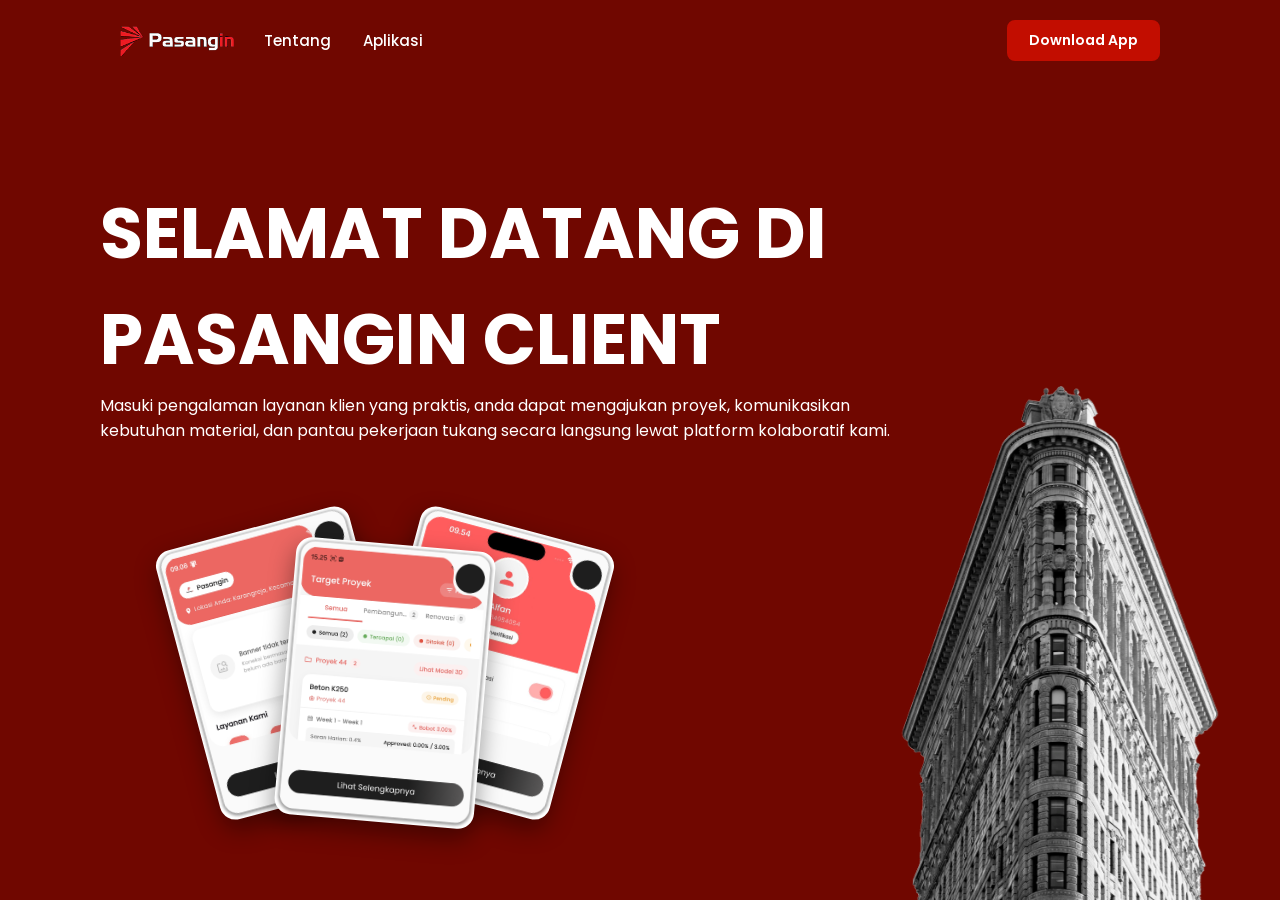
<file: client-app.html>
<html lang="en">
<head>
    <meta charset="UTF-8">
    <meta name="viewport" content="width=device-width, initial-scale=1.0">
    <title>Pasangin Client</title>
      <link rel="icon" type="image/png" href="assets/logoMini.ico">
  <link rel="stylesheet" href="appStyles.css">
  <link href="https://fonts.googleapis.com/css2?family=Poppins:wght@400;600;700&display=swap" rel="stylesheet">
</head>
<body>
  <header class="header">
    <div class="logo">
        <a href="#home"> <img src="assets/logoLogin.png" alt="Logo Pasangin" class="logo-image"> </a>
        <nav class="nav">
          <ul class="nav-links">
            <li><a href="./index.html#tentang">Tentang</a></li>
            <li><a href="./index.html#apps">Aplikasi</a></li>
          </ul>
        </nav>
    </div>
    <button class="btn-download" onclick="navigateTo('https://play.google.com/store/apps/details?id=com.indrayata.pasangin&pcampaignid=web_share')">Download App</button>
    
  </header>

  <img src="assets/bgApp.png" alt="Banner" class="banner-image">

  <div class="banner-content">
      <h1 style="font-size: 70px;">SELAMAT DATANG DI PASANGIN CLIENT</h1>
      <p>Masuki pengalaman layanan klien yang praktis, anda dapat mengajukan proyek, komunikasikan kebutuhan material, dan pantau pekerjaan tukang secara langsung lewat platform kolaboratif kami.</p>
  </div>

  <div class="mockup-showcase">
  <div class="cards-stack">
      <!-- Kartu 1 (Kiri) -->
      <div class="mockup-card card-left" onclick="openLightbox('assets/ClientFull1.png')">
        <img src="assets/Client1.png" alt="Tambah Produk">
      </div>
      <!-- Kartu 2 (Tengah) -->
      <div class="mockup-card card-center" onclick="openLightbox('assets/ClientFull2.png')">
        <img src="assets/Client2.png" alt="Statistik Penjualan">
      </div>
      <!-- Kartu 3 (Kanan) -->
      <div class="mockup-card card-right" onclick="openLightbox('assets/ClientFull3.jpeg')">
        <img src="assets/Client3.png" alt="Profil Toko">
      </div>
    </div>
  </div>

  <!-- MODAL LIGHTBOX (Popup Full Screen) -->
  <div class="lightbox-overlay" id="lightbox" onclick="closeLightbox()">
    <span class="lightbox-close">&times;</span>
    <img class="lightbox-content" id="lightboxImg">
  </div>

  <script>
    // Fungsi membuka gambar penuh layar
    function openLightbox(imageSrc) {
      const lightbox = document.getElementById('lightbox');
      const lightboxImg = document.getElementById('lightboxImg');
      
      lightboxImg.src = imageSrc;
      lightbox.classList.add('active');
      document.body.style.overflow = 'hidden'; /* Mengunci scroll agar rapi */
    }

    // Fungsi menutup gambar penuh layar
    function closeLightbox() {
      const lightbox = document.getElementById('lightbox');
      lightbox.classList.remove('active');
      document.body.style.overflow = 'auto'; /* Mengembalikan scroll */
    }

    // Menutup lewat tombol ESC keyboard
    document.addEventListener('keydown', function(e) {
      if (e.key === 'Escape') {
        closeLightbox();
      }
    });

    function navigateTo(url) {
      window.location.href = url;
    }
  </script>
</body>
</html>
</file>
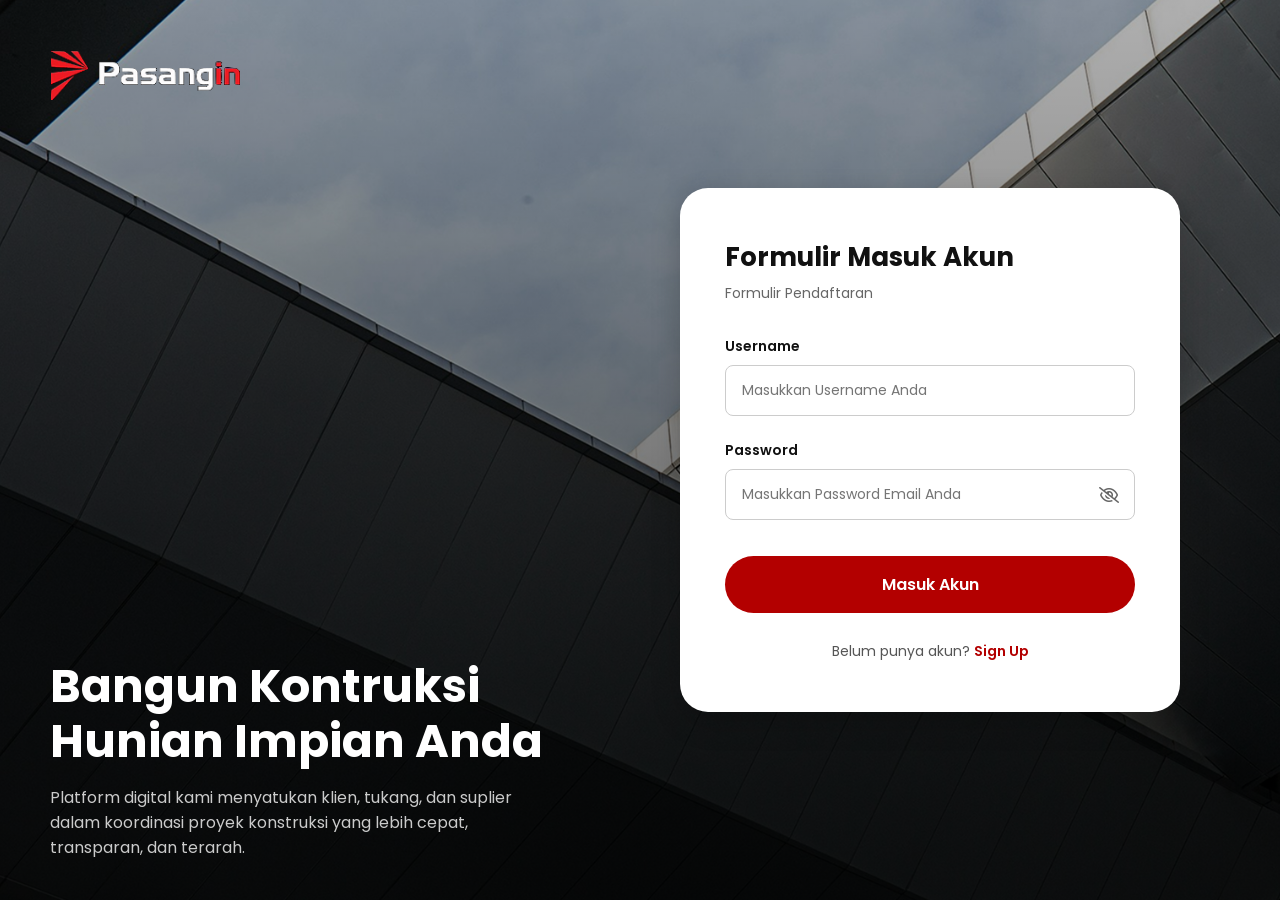
<file: login.html>
<!DOCTYPE html>
<html lang="id">
<head>
  <meta charset="UTF-8">
  <meta name="viewport" content="width=device-width, initial-scale=1.0">
  <title>Login - Pasangin</title>
  <link rel="icon" type="image/png" href="assets/logoMini.ico">
  <link rel="stylesheet" href="loginStyle.css">
  <!-- Font untuk ikon mata (Password visibility) -->
  <link rel="stylesheet" href="https://cdnjs.cloudflare.com/ajax/libs/font-awesome/6.4.0/css/all.min.css">
  <link href="https://fonts.googleapis.com/css2?family=Poppins:wght@400;600;700&display=swap" rel="stylesheet">
</head>
<body class="login-page-body">

  <div class="login-container">
    
    <!-- SISI KIRI: GAMBAR LATAR & BRANDING -->
    <div class="login-left">
      <div class="login-overlay"></div>
      
      <!-- Ganti src dengan path gambar bangunan Anda -->
      <img src="assets/loginBG.png" alt="Konstruksi Hunian" class="login-bg">
      
      <div class="login-left-content">
        <!-- Logo Pasangin -->
        <div class="brand-logo">
          <img src="assets/logoLogin.png" alt="Logo Pasangin" class="logo-image">
        </div>
        
        <!-- Teks Utama -->
        <div class="brand-text">
          <h1>Bangun Kontruksi Hunian Impian Anda</h1>
          <p>Platform digital kami menyatukan klien, tukang, dan suplier dalam koordinasi proyek konstruksi yang lebih cepat, transparan, dan terarah.</p>
        </div>
      </div>
    </div>

    <!-- SISI KANAN: FORMULIR MASUK AKUN -->
    <div class="login-right">
      <div class="login-card">
        
        <div class="login-header">
          <h2>Formulir Masuk Akun</h2>
          <p>Formulir Pendaftaran</p>
        </div>

        <!-- Notifikasi Pesan -->
        <div class="msg-box success-msg" id="loginSuccess">Login berhasil! Mengalihkan...</div>
        <div class="msg-box error-msg" id="loginError">Username atau password salah!</div>

        <!-- Form Login -->
        <form id="loginForm" onsubmit="handleLogin(event)">
          
          <div class="form-group">
            <label for="loginUsername">Username</label>
            <input type="text" id="loginUsername" placeholder="Masukkan Username Anda" required>
          </div>
          
          <div class="form-group password-group">
            <label for="loginPassword">Password</label>
            <div class="input-wrapper">
              <input type="password" id="loginPassword" placeholder="Masukkan Password Email Anda" required>
              <button type="button" class="toggle-password" onclick="togglePasswordVisibility()">
                <i class="fa-regular fa-eye-slash" id="eyeIcon"></i>
              </button>
            </div>
          </div>
          
          <button type="submit" class="btn-login-submit">Masuk Akun</button>
        </form>

        <div class="login-footer">
          Belum punya akun? <a href="signup.html">Sign Up</a>
        </div>

      </div>
    </div>

  </div>

  <!-- SCRIPT JAVASCRIPT -->
  <script>
    // Fungsi Toggle Lihat Password
    function togglePasswordVisibility() {
      const passwordInput = document.getElementById('loginPassword');
      const eyeIcon = document.getElementById('eyeIcon');
      
      if (passwordInput.type === 'password') {
        passwordInput.type = 'text';
        eyeIcon.classList.remove('fa-eye-slash');
        eyeIcon.classList.add('fa-eye');
      } else {
        passwordInput.type = 'password';
        eyeIcon.classList.remove('fa-eye');
        eyeIcon.classList.add('fa-eye-slash');
      }
    }
  </script>
  <script src="script.js"></script>
</body>
</html>
</file>
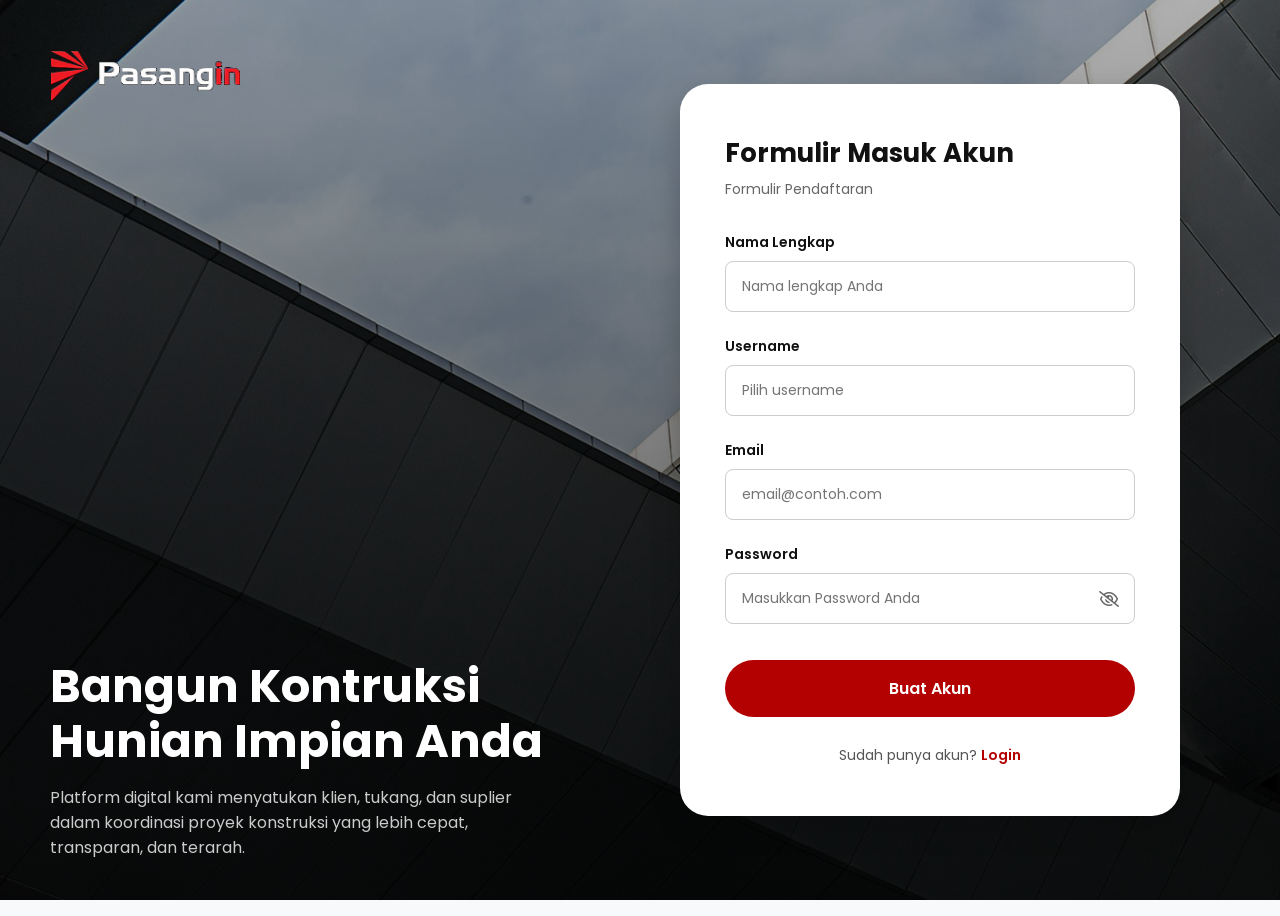
<file: signup.html>
<!DOCTYPE html>
<html lang="id">
<head>
  <meta charset="UTF-8">
  <meta name="viewport" content="width=device-width, initial-scale=1.0">
  <title>Login - Pasangin</title>
  <link rel="stylesheet" href="loginStyle.css">
  <link rel="icon" type="image/png" href="assets/logoMini.ico">
  <!-- Font untuk ikon mata (Password visibility) -->
  <link rel="stylesheet" href="https://cdnjs.cloudflare.com/ajax/libs/font-awesome/6.4.0/css/all.min.css">
  <link href="https://fonts.googleapis.com/css2?family=Poppins:wght@400;600;700&display=swap" rel="stylesheet">
</head>
<body class="login-page-body">

  <div class="login-container">
    
    <!-- SISI KIRI: GAMBAR LATAR & BRANDING -->
    <div class="login-left">
      <div class="login-overlay"></div>
      
      <!-- Ganti src dengan path gambar bangunan Anda -->
      <img src="assets/loginBG.png" alt="Konstruksi Hunian" class="login-bg">
      
      <div class="login-left-content">
        <!-- Logo Pasangin -->
        <div class="brand-logo">
          <img src="assets/logoLogin.png" alt="Logo Pasangin" class="logo-image">
        </div>
        
        <!-- Teks Utama -->
        <div class="brand-text">
          <h1>Bangun Kontruksi Hunian Impian Anda</h1>
          <p>Platform digital kami menyatukan klien, tukang, dan suplier dalam koordinasi proyek konstruksi yang lebih cepat, transparan, dan terarah.</p>
        </div>
      </div>
    </div>

    <!-- SISI KANAN: FORMULIR MASUK AKUN -->
    <div class="login-right">
      <div class="login-card">
        
        <div class="login-header">
          <h2>Formulir Masuk Akun</h2>
          <p>Formulir Pendaftaran</p>
        </div>

        <!-- Notifikasi Pesan -->
        <div class="msg-box success-msg" id="loginSuccess">Login berhasil! Mengalihkan...</div>
        <div class="msg-box error-msg" id="loginError">Username atau password salah!</div>

        <!-- Form Login -->
        <form id="loginForm" onsubmit="handleSignup(event)">
          <div class="success-msg" id="signupSuccess">Akun berhasil dibuat! Mengalihkan...</div>
          
          <div class="form-group">
            <label>Nama Lengkap</label>
            <input type="text" id="signupName" placeholder="Nama lengkap Anda" required>
          </div>
          
          <div class="form-group">
            <label>Username</label>
            <input type="text" id="signupUsername" placeholder="Pilih username" required>
          </div>

          <div class="form-group">
            <label>Email</label>
            <input type="email" id="signupEmail" placeholder="email@contoh.com" required>
          </div>
      
          <div class="form-group password-group">
            <label for="signupPassword">Password</label>
            <div class="input-wrapper">
              <input type="password" id="signupPassword" placeholder="Masukkan Password Anda" required>
              <button type="button" class="toggle-password" onclick="togglePasswordVisibility()">
                <i class="fa-regular fa-eye-slash" id="eyeIcon"></i>
              </button>
            </div>
          </div>
          
          <button type="submit" class="btn-login-submit">Buat Akun</button>
        </form>

        <div class="login-footer">
          Sudah punya akun? <a href="login.html">Login</a>
        </div>

      </div>
    </div>

  </div>

  <!-- SCRIPT JAVASCRIPT -->
  <script>
    // Fungsi Toggle Lihat Password
    function togglePasswordVisibility() {
      const passwordInput = document.getElementById('loginPassword');
      const eyeIcon = document.getElementById('eyeIcon');
      
      if (passwordInput.type === 'password') {
        passwordInput.type = 'text';
        eyeIcon.classList.remove('fa-eye-slash');
        eyeIcon.classList.add('fa-eye');
      } else {
        passwordInput.type = 'password';
        eyeIcon.classList.remove('fa-eye');
        eyeIcon.classList.add('fa-eye-slash');
      }
    }
  </script>
  <script src="script.js"></script>
</body>
</html>
</file>
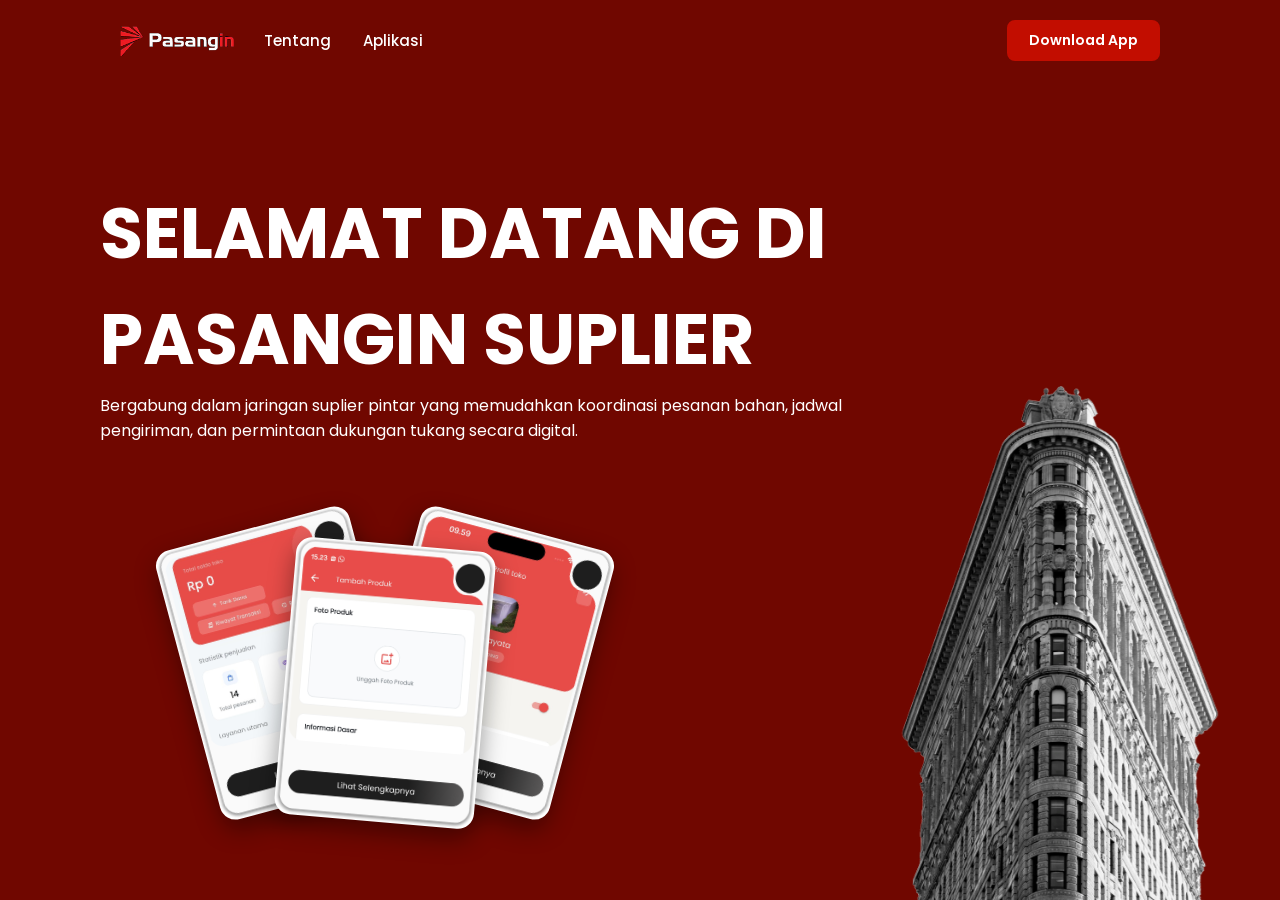
<file: sup-app.html>
<html lang="en">
<head>
    <meta charset="UTF-8">
    <meta name="viewport" content="width=device-width, initial-scale=1.0">
    <title>Pasangin Client</title>
      <link rel="icon" type="image/png" href="assets/logoMini.ico">
  <link rel="stylesheet" href="appStyles.css">
  <link href="https://fonts.googleapis.com/css2?family=Poppins:wght@400;600;700&display=swap" rel="stylesheet">
</head>
<body>
  <header class="header">
    <div class="logo">
        <a href="#home"> <img src="assets/logoLogin.png" alt="Logo Pasangin" class="logo-image"> </a>
        <nav class="nav">
          <ul class="nav-links">
            <li><a href="./index.html#tentang">Tentang</a></li>
            <li><a href="./index.html#apps">Aplikasi</a></li>
          </ul>
        </nav>
    </div>
    <button class="btn-download" onclick="navigateTo('https://play.google.com/store/apps/details?id=com.indrayata.supplier&pcampaignid=web_share')">Download App</button>
    
  </header>

  <img src="assets/bgApp.png" alt="Banner" class="banner-image">

  <div class="banner-content">
      <h1 style="font-size: 70px;">SELAMAT DATANG DI PASANGIN SUPLIER</h1>
      <p>Bergabung dalam jaringan suplier pintar yang memudahkan koordinasi pesanan bahan, jadwal pengiriman, dan permintaan dukungan tukang secara digital.</p>
  </div>

  <div class="mockup-showcase">
  <div class="cards-stack">
      <!-- Kartu 1 (Kiri) -->
      <div class="mockup-card card-left" onclick="openLightbox('assets/SupFull1.jpg')">
        <img src="assets/Sup1.png" alt="Tambah Produk">
      </div>
      <!-- Kartu 2 (Tengah) -->
      <div class="mockup-card card-center" onclick="openLightbox('assets/SupFull2.jpg')">
        <img src="assets/Sup2.png" alt="Statistik Penjualan">
      </div>
      <!-- Kartu 3 (Kanan) -->
      <div class="mockup-card card-right" onclick="openLightbox('assets/SupFull3.jpeg')">
        <img src="assets/Sup3.png" alt="Profil Toko">
      </div>
    </div>
  </div>

  <!-- MODAL LIGHTBOX (Popup Full Screen) -->
  <div class="lightbox-overlay" id="lightbox" onclick="closeLightbox()">
    <span class="lightbox-close">&times;</span>
    <img class="lightbox-content" id="lightboxImg">
  </div>

  <script>
    // Fungsi membuka gambar penuh layar
    function openLightbox(imageSrc) {
      const lightbox = document.getElementById('lightbox');
      const lightboxImg = document.getElementById('lightboxImg');
      
      lightboxImg.src = imageSrc;
      lightbox.classList.add('active');
      document.body.style.overflow = 'hidden'; /* Mengunci scroll agar rapi */
    }

    // Fungsi menutup gambar penuh layar
    function closeLightbox() {
      const lightbox = document.getElementById('lightbox');
      lightbox.classList.remove('active');
      document.body.style.overflow = 'auto'; /* Mengembalikan scroll */
    }

    // Menutup lewat tombol ESC keyboard
    document.addEventListener('keydown', function(e) {
      if (e.key === 'Escape') {
        closeLightbox();
      }
    });

    function navigateTo(url) {
      window.location.href = url;
    }
  </script>
</body>
</html>
</file>
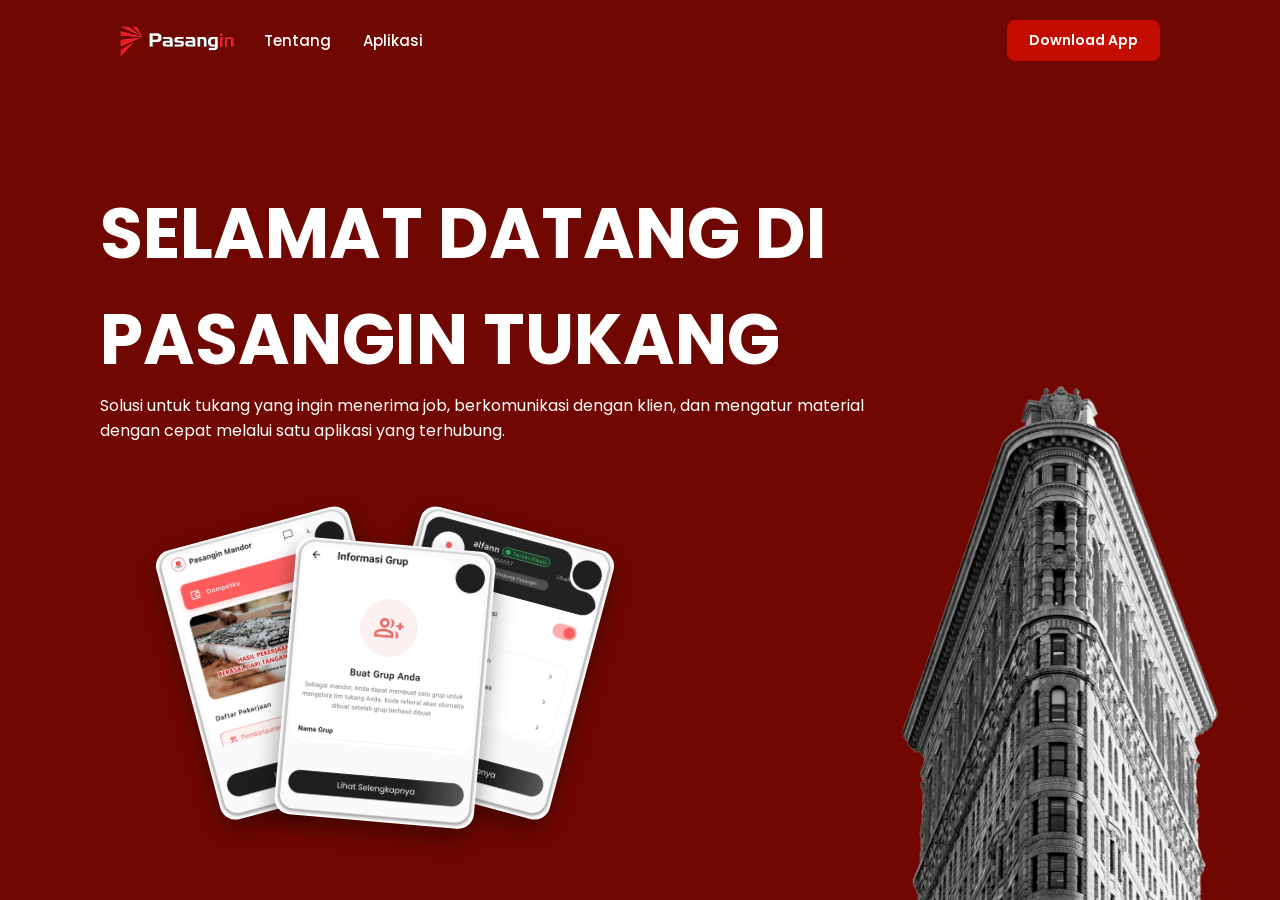
<file: tukang-app.html>
<html lang="en">
<head>
    <meta charset="UTF-8">
    <meta name="viewport" content="width=device-width, initial-scale=1.0">
    <title>Pasangin Client</title>
      <link rel="icon" type="image/png" href="assets/logoMini.ico">
  <link rel="stylesheet" href="appStyles.css">
  <link href="https://fonts.googleapis.com/css2?family=Poppins:wght@400;600;700&display=swap" rel="stylesheet">
</head>
<body>
  <header class="header">
    <div class="logo">
        <a href="#home"> <img src="assets/logoLogin.png" alt="Logo Pasangin" class="logo-image"> </a>
        <nav class="nav">
          <ul class="nav-links">
            <li><a href="./index.html#tentang">Tentang</a></li>
            <li><a href="./index.html#apps">Aplikasi</a></li>
          </ul>
        </nav>
    </div>
    <button class="btn-download" onclick="navigateTo('https://play.google.com/store/apps/details?id=com.indrayata.pasangin&pcampaignid=web_share')">Download App</button>
    
  </header>

  <img src="assets/bgApp.png" alt="Banner" class="banner-image">

  <div class="banner-content">
      <h1 style="font-size: 70px;">SELAMAT DATANG DI PASANGIN TUKANG</h1>
      <p>Solusi untuk tukang yang ingin menerima job, berkomunikasi dengan klien, dan mengatur material dengan cepat melalui satu aplikasi yang terhubung.</p>
  </div>

  <div class="mockup-showcase">
  <div class="cards-stack">
      <!-- Kartu 1 (Kiri) -->
      <div class="mockup-card card-left" onclick="openLightbox('assets/TukangFull1.jpg')">
        <img src="assets/Tukang1.png" alt="Tambah Produk">
      </div>
      <!-- Kartu 2 (Tengah) -->
      <div class="mockup-card card-center" onclick="openLightbox('assets/TukangFull2.png')">
        <img src="assets/Tukang2.png" alt="Statistik Penjualan">
      </div>
      <!-- Kartu 3 (Kanan) -->
      <div class="mockup-card card-right" onclick="openLightbox('assets/TukangFull3.jpeg')">
        <img src="assets/Tukang3.png" alt="Profil Toko">
      </div>
    </div>
  </div>

  <!-- MODAL LIGHTBOX (Popup Full Screen) -->
  <div class="lightbox-overlay" id="lightbox" onclick="closeLightbox()">
    <span class="lightbox-close">&times;</span>
    <img class="lightbox-content" id="lightboxImg">
  </div>

  <script>
    // Fungsi membuka gambar penuh layar
    function openLightbox(imageSrc) {
      const lightbox = document.getElementById('lightbox');
      const lightboxImg = document.getElementById('lightboxImg');
      
      lightboxImg.src = imageSrc;
      lightbox.classList.add('active');
      document.body.style.overflow = 'hidden'; /* Mengunci scroll agar rapi */
    }

    // Fungsi menutup gambar penuh layar
    function closeLightbox() {
      const lightbox = document.getElementById('lightbox');
      lightbox.classList.remove('active');
      document.body.style.overflow = 'auto'; /* Mengembalikan scroll */
    }

    // Menutup lewat tombol ESC keyboard
    document.addEventListener('keydown', function(e) {
      if (e.key === 'Escape') {
        closeLightbox();
      }
    });

    function navigateTo(url) {
      window.location.href = url;
    }
  </script>
</body>
</html>
</file>
<file: appStyles.css>
* {
    margin: 0;
    padding: 0;
    box-sizing: border-box;
    font-family: 'Poppins', Tahoma, Geneva, Verdana, sans-serif;
}

body {
    background: #fff;
    color: #333;
}

/* ========== HEADER ========== */
.header {
    background: transparent;
    padding: 20px 120px;
    display: flex;
    justify-content: space-between;
    align-items: center;
    position: sticky;
    top: 0;
    z-index: 100;
}

.logo {
    display: flex;
    align-items: center;
    gap: 30px;
}

.logo-image {
    height: 30px;      /* sesuaikan tinggi logo */
    width: auto;       /* biar proporsional */
    display: block;
}

.nav-links {
    display: flex;
    gap: 32px;
    list-style: none;
}

.nav-links a {
    text-decoration: none;
    color: #fff;
    font-weight: 500;
    font-size: 15px;
    transition: color 0.3s;
}

.nav-links a:hover {
    color: #ff5757;
}

.auth-buttons {
    display: flex;
    gap: 12px;
    align-items: center;
}

/* Gambar banner — tidak full, ada jarak 60px dari kiri & kanan */
.banner-image {
width: 100vw;
  height: 100vh;
  object-fit: cover;
  position: fixed; 
  top: 0;
  left: 0;
  object-fit: cover;
  z-index: -1;
}

.banner-content{
  position: relative;
  z-index: 1;
  text-align: left;
  color: #fff;
  padding-top: 100px; /* Sesuaikan jarak dari atas */
  padding-left: 100px; /* Sesuaikan jarak dari kiri */
  max-width: 900px; /* Membatasi lebar konten */
}

/* Container Utama di Kiri Bawah */
.mockup-showcase {
  margin-top: 100px;
  width: fit-content;
  display: inline-block;
}

/* Area Stack Kartu */
.cards-stack {
  position: relative;
  display: flex;
  align-items: center;
  justify-content: center;
  width: 420px; /* Lebar area ketika bertumpuk */
  height: 240px;
  padding-left: 350px; /* Memberi ruang untuk kartu kiri */
  transition: width 0.4s ease;
}

/* Perilaku komponen dasar kartu */
.mockup-card {
  position: absolute;
  width: 200px; /* Ukuran kartu disesuaikan agar proporsional di banner */
  height: auto;
  border-radius: 16px;
  overflow: hidden;
  box-shadow: 0 10px 25px rgba(0, 0, 0, 0.4);
  cursor: pointer;
  transition: transform 0.4s cubic-bezier(0.25, 1, 0.5, 1), z-index 0.1s;
  background-color: #fff;
}

.mockup-card img {
  width: 100%;
  height: auto;
  display: block;
}

/* --- POSISI AWAL (BERTUMPUK & MIRING seperti gambar 3) --- */
.card-left {
  transform: translateX(-100px) rotate(-15deg);
  z-index: 1;
}

.card-center {
  transform: translateX(0) translateY(20px) rotate(5deg);
  z-index: 3; /* Tengah berada di paling depan */
}

.card-right {
  transform: translateX(100px) rotate(15deg);
  z-index: 2;
}


/* --- EFEK HOVER (MENYEBAR & SEJAJAR RATA seperti gambar 2) --- */
.cards-stack:hover {
  width: 460px; /* Memperlebar container agar kartu menyebar */
}

.cards-stack:hover .card-left {
  transform: translateX(-210px) rotate(0deg);
  z-index: 4;
}

.cards-stack:hover .card-center {
  transform: translateX(0px) rotate(0deg);
  z-index: 4;
}

.cards-stack:hover .card-right {
  transform: translateX(210px) rotate(0deg);
  z-index: 4;
}

/* Efek angkat sedikit ketika salah satu kartu di-hover secara spesifik */
.mockup-card:hover {
  z-index: 10 !important;
  outline: 5px solid #fff;
}


/* ==========================================
   CSS LIGHTBOX (FULL SCREEN VIEW)
   ========================================== */
.lightbox-overlay {
  display: none;
  position: fixed;
  z-index: 9999;
  left: 0;
  top: 0;
  width: 100%;
  height: 100%;
  background-color: rgba(0, 0, 0, 0.9);
  justify-content: center;
  align-items: center;
  opacity: 0;
  transition: opacity 0.3s ease;
}

/* Memunculkan Lightbox */
.lightbox-overlay.active {
  display: flex;
  opacity: 1;
}

.lightbox-content {
  max-width: 90%;
  max-height: 85vh;
  border-radius: 12px;
  box-shadow: 0 0 20px rgba(255, 255, 255, 0.2);
  transform: scale(0.9);
  transition: transform 0.3s ease;
}

.lightbox-overlay.active .lightbox-content {
  transform: scale(1);
}

/* Tombol Close silang di pojok */
.lightbox-close {
  position: absolute;
  top: 30px;
  right: 40px;
  color: #fff;
  font-size: 40px;
  font-weight: bold;
  cursor: pointer;
  transition: color 0.2s;
}

.lightbox-close:hover {
  color: #C20D00;
}

.btn-download{
    background: #C20D00;
    color: #ffffff;
    padding: 8px 20px;
    border: 2px solid #C20D00;
    border-radius: 8px;
    font-weight: 600;
    font-size: 14px;
    cursor: pointer;
    transition: all 0.3s;
}

.btn-download:hover {
    background: #ffffff;
    color: #C20D00;
    border: 2px solid #fff;
}
</file>
<file: loginStyle.css>
/* Reset Dasar & Font global */
* {
  margin: 0;
  padding: 0;
  box-sizing: border-box;
  font-family: 'Poppins', Tahoma, Geneva, Verdana, sans-serif;
}

/* Mengunci tinggi halaman penuh layar */
.login-page-body {
  width: 100vw;
  height: 100vh;
  overflow: hidden;
  background-color: #f8f9fa;
}

.login-container {
  position: relative; 
  width: 100%;
  height: 100%;
  display: flex;
  justify-content: right; /* Memposisikan kartu form di tengah secara horizontal */
  align-items: center;     /* Memposisikan kartu form di tengah secara vertikal */
}

/* ==========================================
   SISI KIRI: BACKGROUND DAN TEKS
   ========================================== */
.logo-image{
    width: auto;
    height: 100px;
    padding-left: 50px;
    padding-top: 50px;
}

.login-left {
  position: absolute; /* Mengunci sebagai latar belakang belakang */
  top: 0;
  left: 0;
  width: 100%;
  height: 100%;
  padding: 0; /* Hapus padding bawaan sebelumnya */
  z-index: 1;
}

.login-bg {
  position: absolute;
  top: 0;
  left: 0;
  width: 100%;
  height: 100%;
  object-fit: cover;
  z-index: 1;
}

.login-overlay {
  position: absolute;
  top: 0;
  left: 0;
  width: 100%;
  height: 100%;
  background: linear-gradient(to bottom, rgba(0,0,0,0.3) 0%, rgba(0,0,0,0.7) 100%);
  z-index: 2;
}

.login-left-content {
  position: relative;
  z-index: 3;
  height: 100%;
  display: flex;
  flex-direction: column;
  justify-content: space-between;
}

/* Styling Logo Brand Pasangin */
.brand-logo {
  font-size: 28px;
  font-weight: 800;
  color: #ffffff;
  display: flex;
  align-items: center;
  gap: 8px;
}

.brand-logo .logo-icon {
  color: #b30000;
  transform: rotate(45deg);
}

.brand-logo .logo-highlight {
  background-color: #b30000;
  padding: 2px 6px;
  border-radius: 4px;
  margin-left: 2px;
}

/* Teks Besar Kiri bawah */
.brand-text {
  max-width: 550px;
  margin-bottom: 40px;
  padding-left: 50px;
}

.brand-text h1 {
  font-size: 46px;
  font-weight: 700;
  color: #ffffff;
  line-height: 1.2;
  margin-bottom: 16px;
}

.brand-text p {
  font-size: 16px;
  color: #e0e0e0;
  opacity: 0.9;
}


/* ==========================================
   SISI KANAN: KARTU FORM LOGIN
   ========================================== */
.login-right {
  position: right;
  z-index: 3; /* Menaikkan lapisan form agar berada di atas gambar & overlay */
  background: transparent; /* Ubah dari #11141a menjadi transparan */
  width: 100%;
  max-width: 700px;
  padding: 100px;
}
/* Putih Kotak Box Formulir */
.login-card {
  width: 100%;
  max-width: 520px;
  background-color: #ffffff;
  border-radius: 28px;
  padding: 50px 45px;
  box-shadow: 0 10px 30px rgba(0,0,0,0.2);
}

.login-header {
  margin-bottom: 32px;
}

.login-header h2 {
  font-size: 26px;
  font-weight: 700;
  color: #111111;
  margin-bottom: 6px;
}

.login-header p {
  font-size: 14px;
  color: #666666;
}

/* Pengaturan Form Field */
.form-group {
  margin-bottom: 24px;
  display: flex;
  flex-direction: column;
}

.form-group label {
  font-size: 14px;
  font-weight: 600;
  color: #111111;
  margin-bottom: 8px;
}

.form-group input {
  width: 100%;
  padding: 14px 16px;
  border: 1px solid #cccccc;
  border-radius: 8px;
  font-size: 14px;
  color: #333333;
  outline: none;
  transition: border-color 0.2s;
}

.form-group input:focus {
  border-color: #b30000;
}

/* Wrapper Khusus Password & Icon Mata */
.input-wrapper {
  position: relative;
  width: 100%;
}

.toggle-password {
  position: absolute;
  right: 16px;
  top: 50%;
  transform: translateY(-50%);
  background: none;
  border: none;
  color: #666666;
  cursor: pointer;
  font-size: 16px;
}

/* Tombol Submit Merah Lebar */
.btn-login-submit {
  width: 100%;
  padding: 16px;
  background-color: #b30000; /* Warna merah gelap sesuai screenshot */
  color: #ffffff;
  border: none;
  border-radius: 30px; /* Melengkung oval sempurna */
  font-size: 16px;
  font-weight: 600;
  cursor: pointer;
  margin-top: 12px;
  transition: background-color 0.2s;
}

.btn-login-submit:hover {
  background-color: #8a0000;
}

.error-msg {
    color: #ef4444;
    font-size: 13px;
    margin-top: 6px;
    display: none;
}

.success-msg {
    background: #dcfce7;
    color: #166534;
    padding: 12px;
    border-radius: 8px;
    font-size: 14px;
    text-align: center;
    margin-bottom: 20px;
    display: none;
}


/* Footer Pindah Halaman */
.login-footer {
  text-align: center;
  margin-top: 28px;
  font-size: 14px;
  color: #555555;
}

.login-footer a {
  color: #b30000;
  font-weight: 600;
  text-decoration: none;
  cursor: pointer;
}

.login-footer a:hover {
  text-decoration: underline;
}

/* Notifikasi Validasi Alert */
.msg-box {
  padding: 12px;
  border-radius: 8px;
  font-size: 14px;
  margin-bottom: 20px;
  display: none;
}

.success-msg {
  background-color: #d4edda;
  color: #155724;
  border: 1px solid #c3e6cb;
}

.error-msg {
  background-color: #f8d7da;
  color: #721c24;
  border: 1px solid #f5c6cb;
}

/* Responsive: Responsif untuk layar Tablet dan Handphone */
@media (max-width: 992px) {
  .login-left {
    display: none; /* Sembunyikan sisi kiri di layar HP agar fokus ke form */
  }
  .login-right {
    flex: 1;
    background-color: #11141a;
    padding: 20px;
  }
  .login-card {
    padding: 40px 24px;
  }
}
</file>
